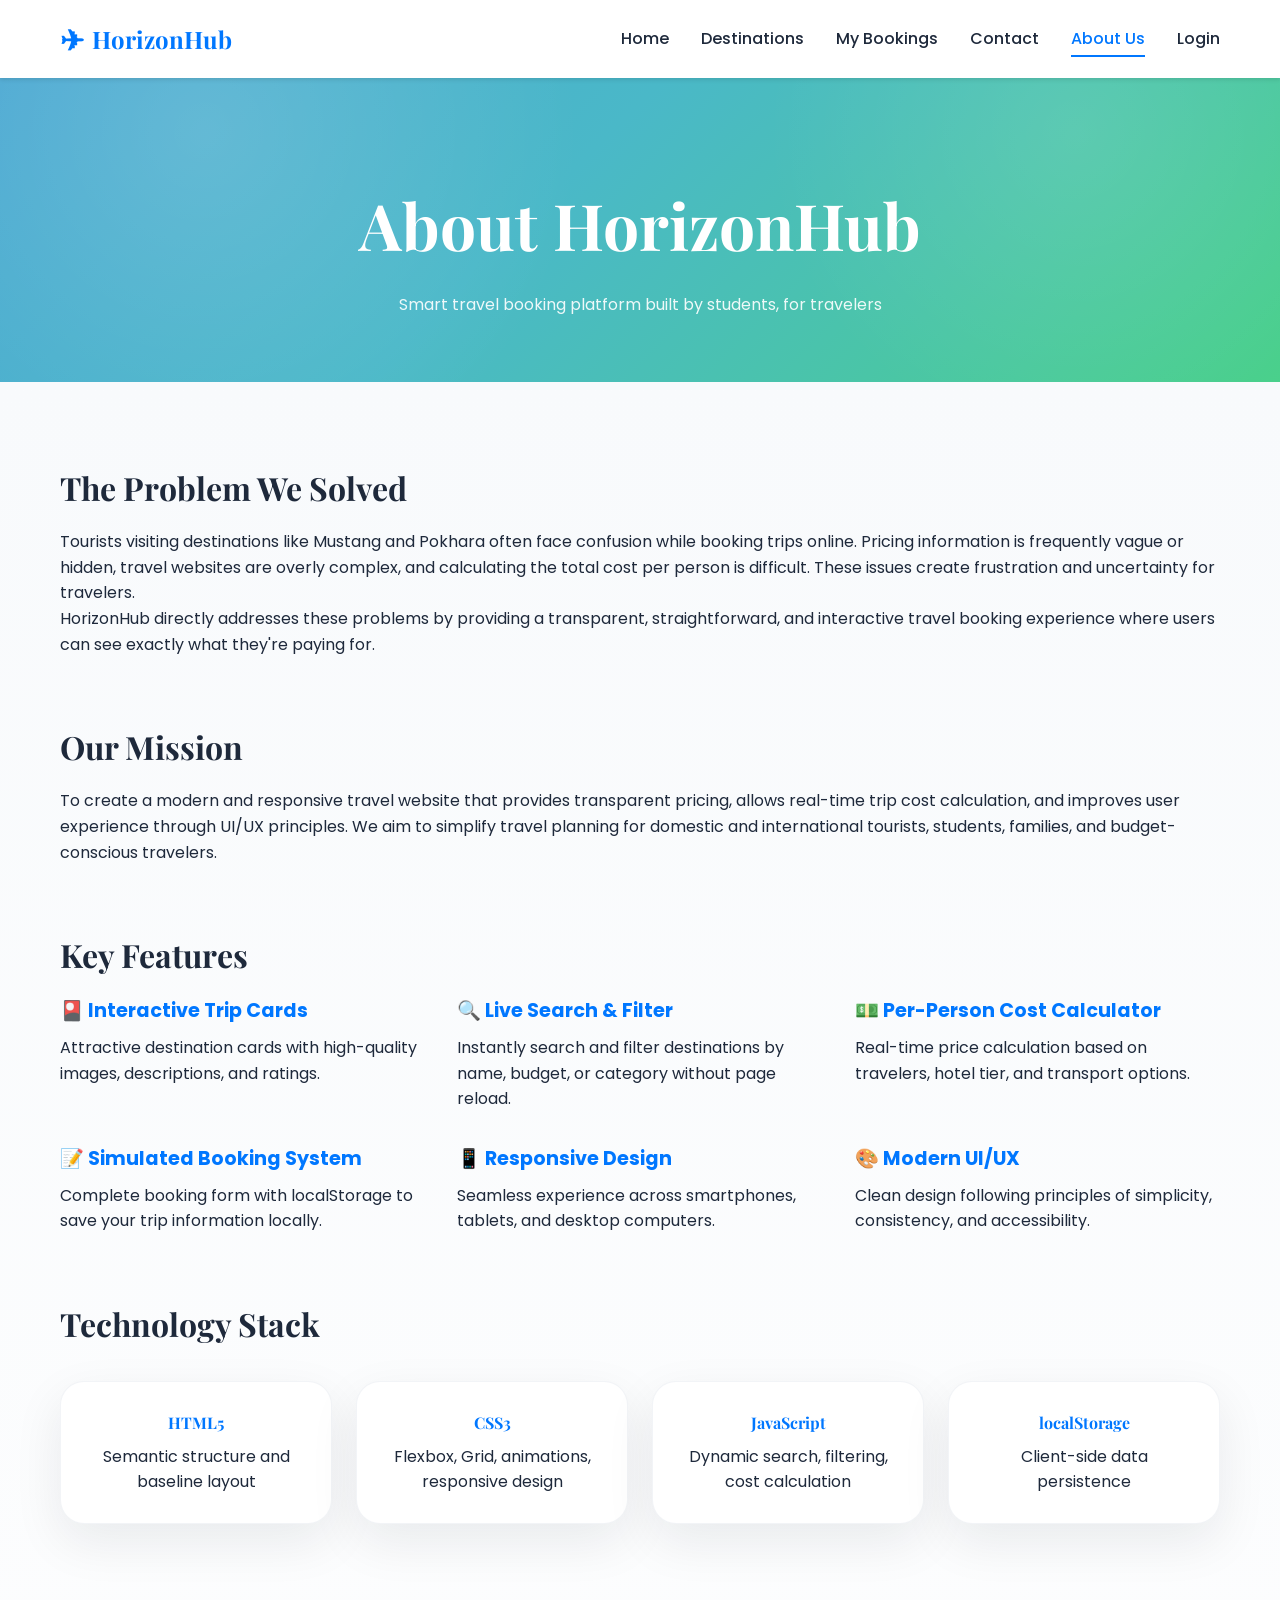
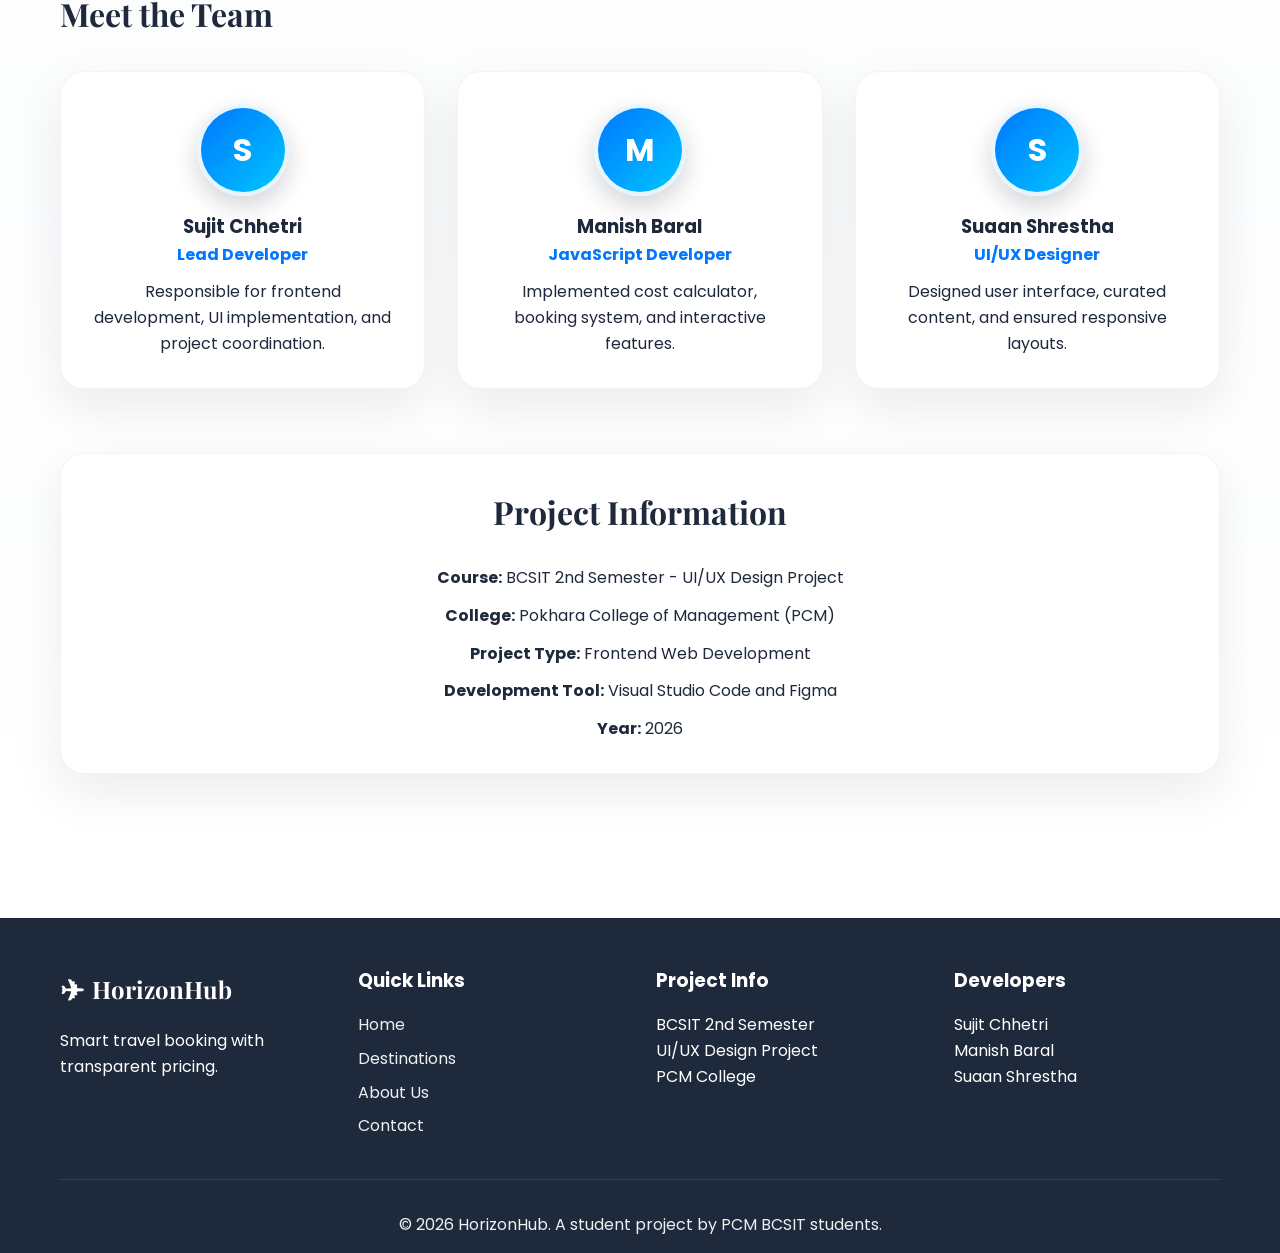
<file: about.html>
<!DOCTYPE html>
<html lang="en">
<head>
    <meta charset="UTF-8">
    <meta name="viewport" content="width=device-width, initial-scale=1.0">
    <title>About Us - HorizonHub</title>
    <link rel="stylesheet" href="styles.css">
    <link href="https://fonts.googleapis.com/css2?family=Poppins:wght@300;400;500;600;700&family=Playfair+Display:wght@600;700&display=swap" rel="stylesheet">
</head>
<body>
    <nav class="navbar">
        <div class="container">
            <div class="nav-content">
                <a href="index.html" class="logo">
                    <span class="logo-icon">✈</span>
                    <span>HorizonHub</span>
                </a>
                <button class="mobile-toggle" id="mobileToggle">
                    <span></span>
                    <span></span>
                    <span></span>
                </button>
                <div class="nav-menu" id="navMenu">
                    <a href="index.html" class="nav-link">Home</a>
                    <a href="destinations.html" class="nav-link">Destinations</a>
                    <a href="bookings.html" class="nav-link">My Bookings</a>
                    <a href="contact.html" class="nav-link">Contact</a>
                    <a href="about.html" class="nav-link active">About Us</a>
                </div>
            </div>
        </div>
    </nav>

    <div class="page-header">
        <div class="container">
            <h1>About HorizonHub</h1>
            <p>Smart travel booking platform built by students, for travelers</p>
        </div>
    </div>

    <section class="about-content">
        <div class="container">
            <div class="content-section">
                <h2>The Problem We Solved</h2>
                <p>Tourists visiting destinations like Mustang and Pokhara often face confusion while booking trips online. Pricing information is frequently vague or hidden, travel websites are overly complex, and calculating the total cost per person is difficult. These issues create frustration and uncertainty for travelers.</p>
                <p>HorizonHub directly addresses these problems by providing a transparent, straightforward, and interactive travel booking experience where users can see exactly what they're paying for.</p>
            </div>

            <div class="content-section">
                <h2>Our Mission</h2>
                <p>To create a modern and responsive travel website that provides transparent pricing, allows real-time trip cost calculation, and improves user experience through UI/UX principles. We aim to simplify travel planning for domestic and international tourists, students, families, and budget-conscious travelers.</p>
            </div>

            <div class="content-section">
                <h2>Key Features</h2>
                <div class="features-list">
                    <div class="feature-item">
                        <h4>🎴 Interactive Trip Cards</h4>
                        <p>Attractive destination cards with high-quality images, descriptions, and ratings.</p>
                    </div>
                    <div class="feature-item">
                        <h4>🔍 Live Search & Filter</h4>
                        <p>Instantly search and filter destinations by name, budget, or category without page reload.</p>
                    </div>
                    <div class="feature-item">
                        <h4>💵 Per-Person Cost Calculator</h4>
                        <p>Real-time price calculation based on travelers, hotel tier, and transport options.</p>
                    </div>
                    <div class="feature-item">
                        <h4>📝 Simulated Booking System</h4>
                        <p>Complete booking form with localStorage to save your trip information locally.</p>
                    </div>
                    <div class="feature-item">
                        <h4>📱 Responsive Design</h4>
                        <p>Seamless experience across smartphones, tablets, and desktop computers.</p>
                    </div>
                    <div class="feature-item">
                        <h4>🎨 Modern UI/UX</h4>
                        <p>Clean design following principles of simplicity, consistency, and accessibility.</p>
                    </div>
                </div>
            </div>

            <div class="content-section">
                <h2>Technology Stack</h2>
                <div class="tech-grid">
                    <div class="tech-card">
                        <h4>HTML5</h4>
                        <p>Semantic structure and baseline layout</p>
                    </div>
                    <div class="tech-card">
                        <h4>CSS3</h4>
                        <p>Flexbox, Grid, animations, responsive design</p>
                    </div>
                    <div class="tech-card">
                        <h4>JavaScript</h4>
                        <p>Dynamic search, filtering, cost calculation</p>
                    </div>
                    <div class="tech-card">
                        <h4>localStorage</h4>
                        <p>Client-side data persistence</p>
                    </div>
                </div>
            </div>

            <div class="content-section">
                <h2>Meet the Team</h2>
                <div class="team-grid">
                    <div class="team-member">
                        <div class="team-avatar">S</div>
                        <h3>Sujit Chhetri</h3>
                        <p class="team-role">Lead Developer</p>
                        <p>Responsible for frontend development, UI implementation, and project coordination.</p>
                    </div>
                    <div class="team-member">
                        <div class="team-avatar">M</div>
                        <h3>Manish Baral</h3>
                        <p class="team-role">JavaScript Developer</p>
                        <p>Implemented cost calculator, booking system, and interactive features.</p>
                    </div>
                    <div class="team-member">
                        <div class="team-avatar">S</div>
                        <h3>Suaan Shrestha</h3>
                        <p class="team-role">UI/UX Designer</p>
                        <p>Designed user interface, curated content, and ensured responsive layouts.</p>
                    </div>
                </div>
            </div>

            <div class="content-section project-info">
                <h2>Project Information</h2>
                <p><strong>Course:</strong> BCSIT 2nd Semester - UI/UX Design Project</p>
                <p><strong>College:</strong> Pokhara College of Management (PCM)</p>
                <p><strong>Project Type:</strong> Frontend Web Development</p>
                <p><strong>Development Tool:</strong> Visual Studio Code and Figma</p>
                <p><strong>Year:</strong> 2026</p>
            </div>
        </div>
    </section>

    <footer class="footer">
        <div class="container">
            <div class="footer-content">
                <div class="footer-section">
                    <div class="footer-logo">
                        <span class="logo-icon">✈</span>
                        <span>HorizonHub</span>
                    </div>
                    <p>Smart travel booking with transparent pricing.</p>
                </div>
                <div class="footer-section">
                    <h3>Quick Links</h3>
                    <ul>
                        <li><a href="index.html">Home</a></li>
                        <li><a href="destinations.html">Destinations</a></li>
                        <li><a href="about.html">About Us</a></li>
                        <li><a href="contact.html">Contact</a></li>
                    </ul>
                </div>
                <div class="footer-section">
                    <h3>Project Info</h3>
                    <p>BCSIT 2nd Semester<br>UI/UX Design Project<br>PCM College</p>
                </div>
                <div class="footer-section">
                    <h3>Developers</h3>
                    <p>Sujit Chhetri<br>Manish Baral<br>Suaan Shrestha</p>
                </div>
            </div>
            <div class="footer-bottom">
                <p>&copy; 2026 HorizonHub. A student project by PCM BCSIT students.</p>
            </div>
        </div>
    </footer>

    <script src="auth.js"></script>
    <script src="main.js"></script>
</body>
</html>
</file>
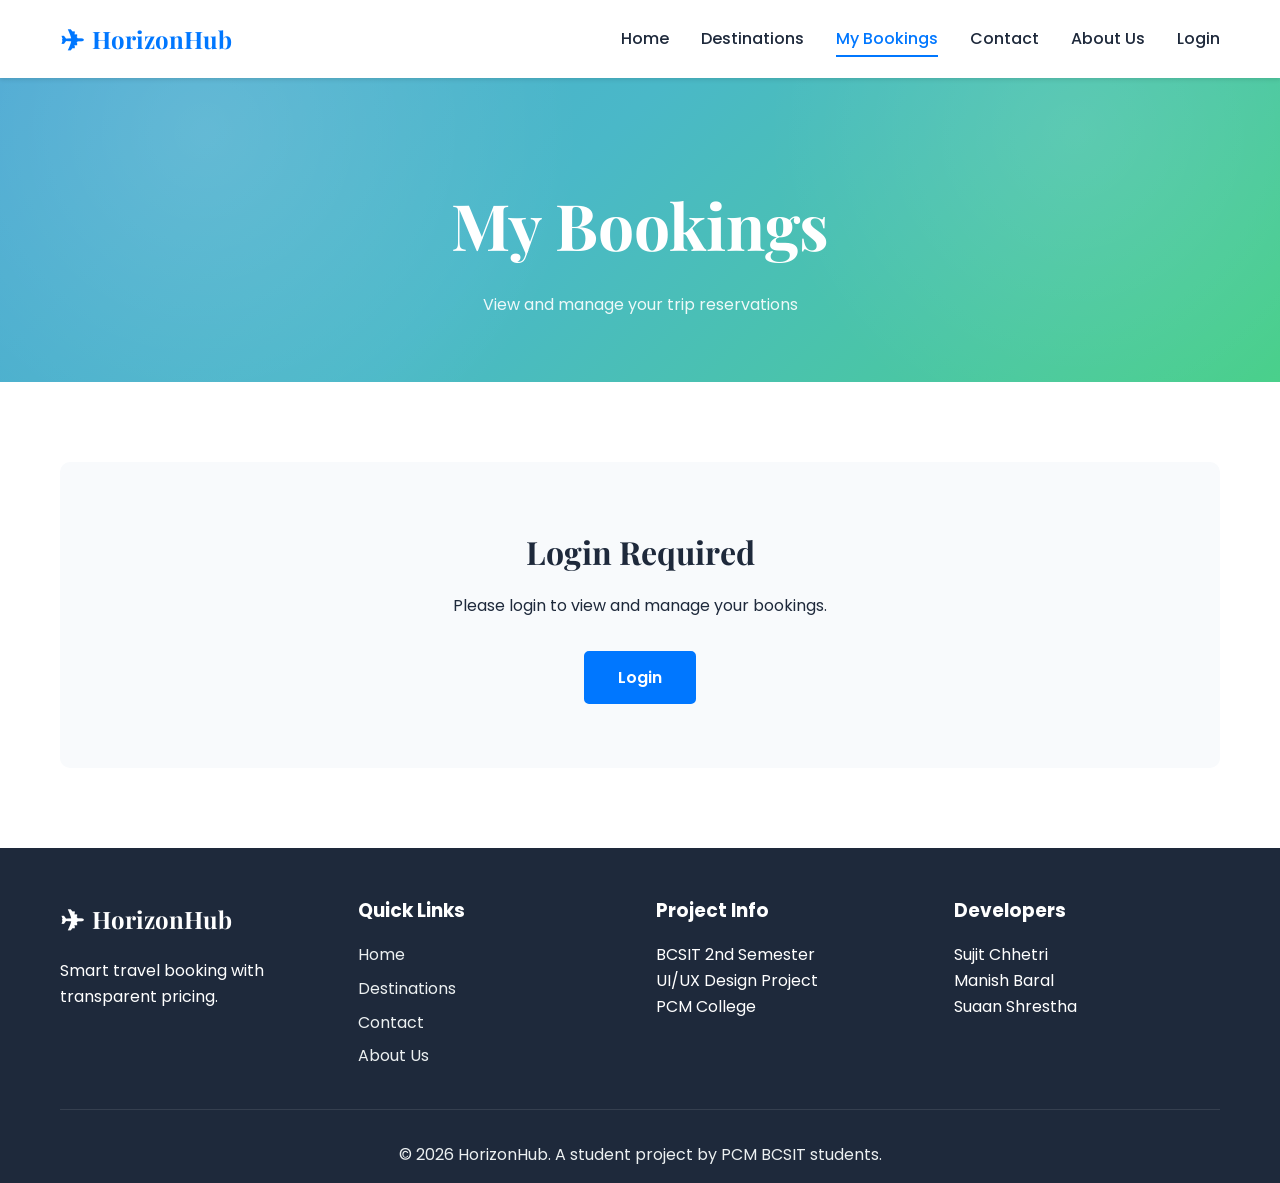
<file: bookings.html>
<!DOCTYPE html>
<html lang="en">
<head>
    <meta charset="UTF-8">
    <meta name="viewport" content="width=device-width, initial-scale=1.0">
    <title>My Bookings - HorizonHub</title>
    <link rel="stylesheet" href="styles.css">
    <link href="https://fonts.googleapis.com/css2?family=Poppins:wght@300;400;500;600;700&family=Playfair+Display:wght@600;700&display=swap" rel="stylesheet">
</head>
<body>
    <nav class="navbar">
        <div class="container">
            <div class="nav-content">
                <a href="index.html" class="logo">
                    <span class="logo-icon">✈</span>
                    <span>HorizonHub</span>
                </a>
                <button class="mobile-toggle" id="mobileToggle">
                    <span></span>
                    <span></span>
                    <span></span>
                </button>
                <div class="nav-menu" id="navMenu">
                    <a href="index.html" class="nav-link">Home</a>
                    <a href="destinations.html" class="nav-link">Destinations</a>
                    <a href="bookings.html" class="nav-link active">My Bookings</a>
                    <a href="contact.html" class="nav-link">Contact</a>
                    <a href="about.html" class="nav-link">About Us</a>
                </div>
            </div>
        </div>
    </nav>

    <div class="page-header">
        <div class="container">
            <h1>My Bookings</h1>
            <p>View and manage your trip reservations</p>
        </div>
    </div>

    <section class="bookings-section">
        <div class="container">
            <div id="bookingsList"></div>
        </div>
    </section>

    <footer class="footer">
        <div class="container">
            <div class="footer-content">
                <div class="footer-section">
                    <div class="footer-logo">
                        <span class="logo-icon">✈</span>
                        <span>HorizonHub</span>
                    </div>
                    <p>Smart travel booking with transparent pricing.</p>
                </div>
                <div class="footer-section">
                    <h3>Quick Links</h3>
                    <ul>
                        <li><a href="index.html">Home</a></li>
                        <li><a href="destinations.html">Destinations</a></li>
                       
                        <li><a href="contact.html">Contact</a></li> 
                        <li><a href="about.html">About Us</a></li>
                    </ul>
                </div>
                <div class="footer-section">
                    <h3>Project Info</h3>
                    <p>BCSIT 2nd Semester<br>UI/UX Design Project<br>PCM College</p>
                </div>
                <div class="footer-section">
                    <h3>Developers</h3>
                    <p>Sujit Chhetri<br>Manish Baral<br>Suaan Shrestha</p>
                </div>
            </div>
            <div class="footer-bottom">
                <p>&copy; 2026 HorizonHub. A student project by PCM BCSIT students.</p>
            </div>
        </div>
    </footer>

    <script src="auth.js"></script>
    <script src="main.js"></script>
    <script src="bookings.js"></script>
</body>
</html>
</file>
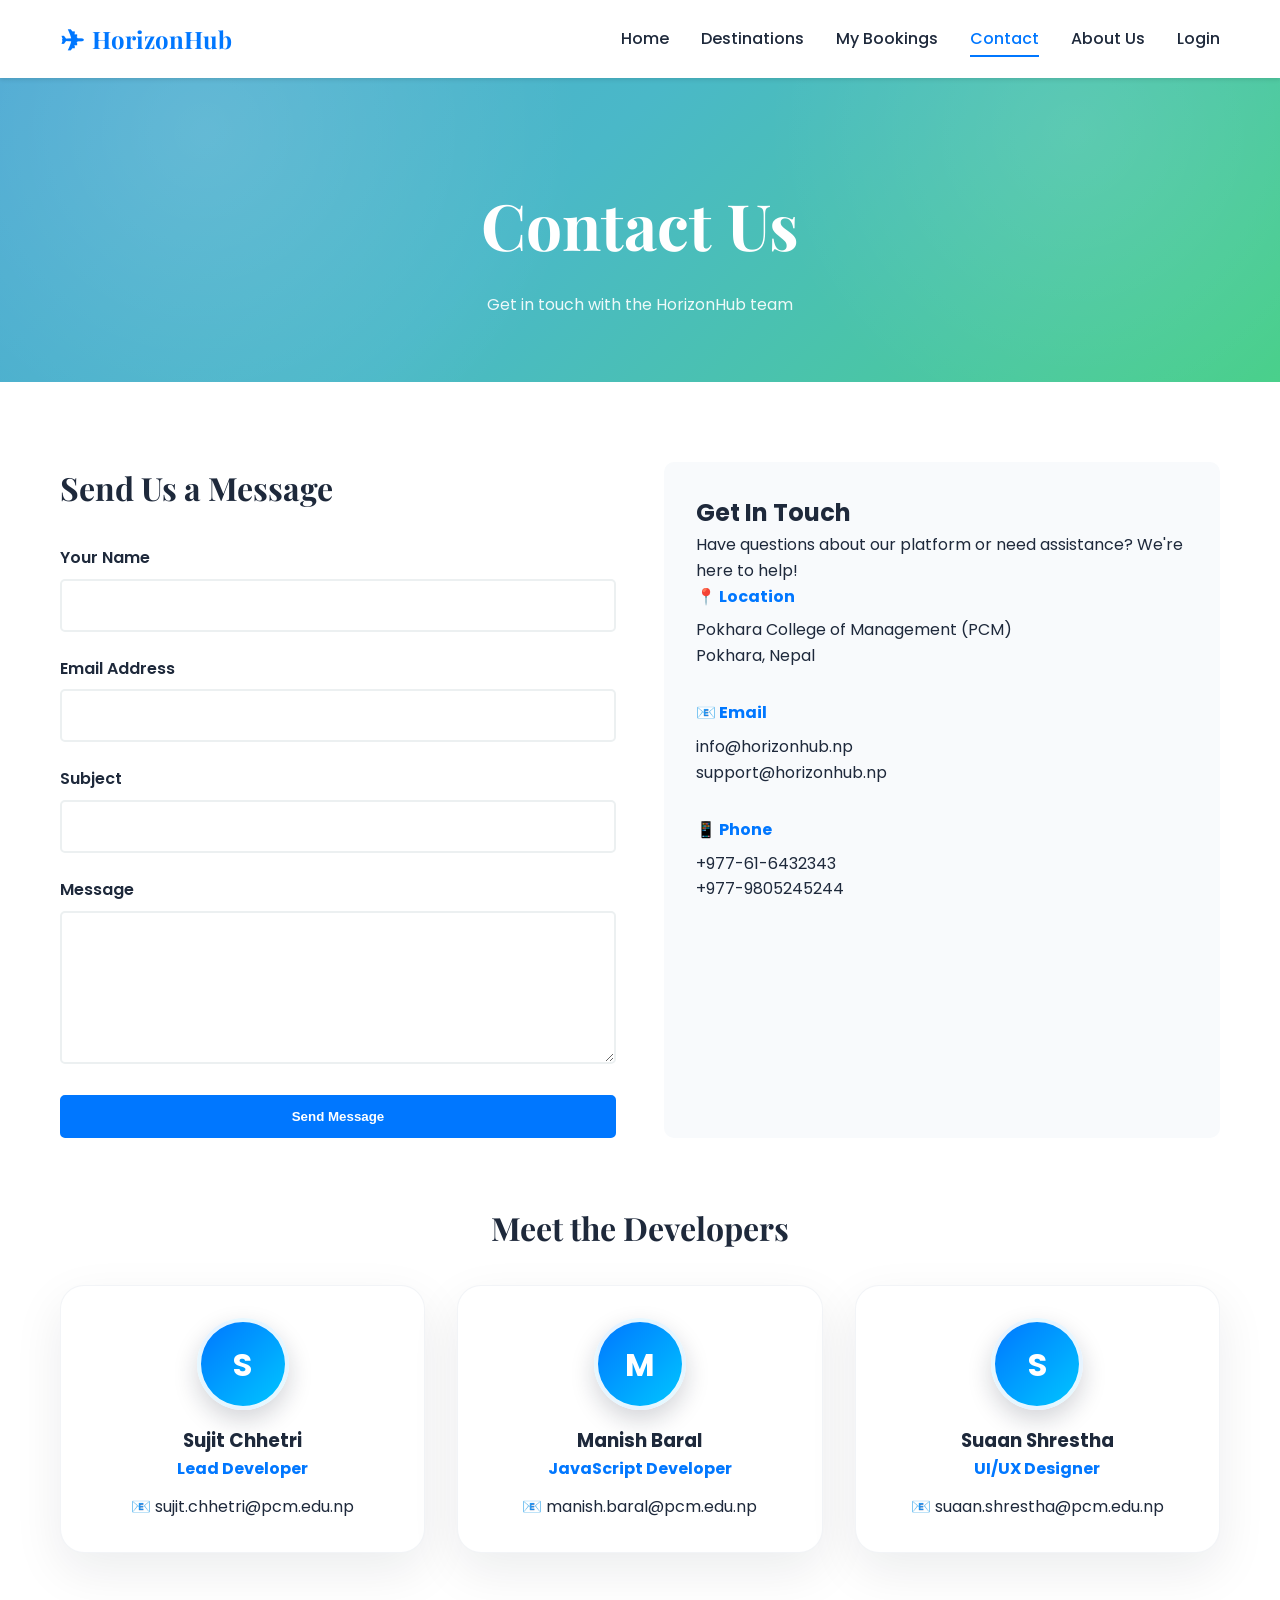
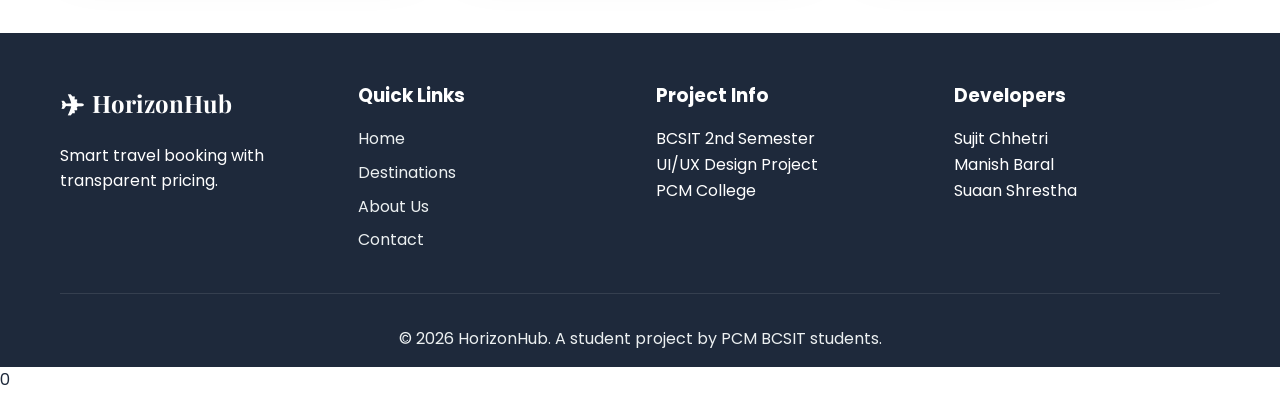
<file: contact.html>
<!DOCTYPE html>
<html lang="en">
<head>
    <meta charset="UTF-8">
    <meta name="viewport" content="width=device-width, initial-scale=1.0">
    <title>Contact Us - HorizonHub</title>
    <link rel="stylesheet" href="styles.css">
    <link href="https://fonts.googleapis.com/css2?family=Poppins:wght@300;400;500;600;700&family=Playfair+Display:wght@600;700&display=swap" rel="stylesheet">
</head>
<body>
    <nav class="navbar">
        <div class="container">
            <div class="nav-content">
                <a href="index.html" class="logo">
                    <span class="logo-icon">✈</span>
                    <span>HorizonHub</span>
                </a>
                <button class="mobile-toggle" id="mobileToggle">
                    <span></span>
                    <span></span>
                    <span></span>
                </button>
                <div class="nav-menu" id="navMenu">
                    <a href="index.html" class="nav-link">Home</a>
                    <a href="destinations.html" class="nav-link">Destinations</a>
                    <a href="bookings.html" class="nav-link">My Bookings</a>
                    <a href="contact.html" class="nav-link active">Contact</a>
                    <a href="about.html" class="nav-link">About Us</a>
                </div>
            </div>
        </div>
    </nav>

    <div class="page-header">
        <div class="container">
            <h1>Contact Us</h1>
            <p>Get in touch with the HorizonHub team</p>
        </div>
    </div>

    <section class="contact-section">
        <div class="container">
            <div class="contact-grid">
                <div class="contact-form-wrapper">
                    <h2>Send Us a Message</h2>
                    <form id="contactForm" class="contact-form">
                        <div class="form-group">
                            <label>Your Name</label>
                            <input type="text" id="contactName" required>
                        </div>
                        <div class="form-group">
                            <label>Email Address</label>
                            <input type="email" id="contactEmail" required>
                        </div>
                        <div class="form-group">
                            <label>Subject</label>
                            <input type="text" id="contactSubject" required>
                        </div>
                        <div class="form-group">
                            <label>Message</label>
                            <textarea id="contactMessage" rows="5" required></textarea>
                        </div>
                        <button type="submit" class="btn btn-primary btn-block">Send Message</button>
                    </form>
                </div>

                <div class="contact-info">
                    <h2>Get In Touch</h2>
                    <p>Have questions about our platform or need assistance? We're here to help!</p>
                    
                    <div class="info-item">
                        <h4>📍 Location</h4>
                        <p>Pokhara College of Management (PCM)<br>Pokhara, Nepal</p>
                    </div>
                    
                    <div class="info-item">
                        <h4>📧 Email</h4>
                        <p>info@horizonhub.np<br>support@horizonhub.np</p>
                    </div>
                    
                    <div class="info-item">
                        <h4>📱 Phone</h4>
                        <p>+977-61-6432343<br>+977-9805245244</p>
                    </div>
                </div>
            </div>

            <div class="team-contact">
                <h2>Meet the Developers</h2>
                <div class="team-grid">
                    <div class="team-member">
                        <div class="team-avatar">S</div>
                        <h3>Sujit Chhetri</h3>
                        <p class="team-role">Lead Developer</p>
                        <p>📧 sujit.chhetri@pcm.edu.np</p>
                    </div>
                    <div class="team-member">
                        <div class="team-avatar">M</div>
                        <h3>Manish Baral</h3>
                        <p class="team-role">JavaScript Developer</p>
                        <p>📧 manish.baral@pcm.edu.np</p>
                    </div>
                    <div class="team-member">
                        <div class="team-avatar">S</div>
                        <h3>Suaan Shrestha</h3>
                        <p class="team-role">UI/UX Designer</p>
                        <p>📧 suaan.shrestha@pcm.edu.np</p>
                    </div>
                </div>
            </div>
        </div>
    </section>

    <footer class="footer">
        <div class="container">
            <div class="footer-content">
                <div class="footer-section">
                    <div class="footer-logo">
                        <span class="logo-icon">✈</span>
                        <span>HorizonHub</span>
                    </div>
                    <p>Smart travel booking with transparent pricing.</p>
                </div>
                <div class="footer-section">
                    <h3>Quick Links</h3>
                    <ul>
                        <li><a href="index.html">Home</a></li>
                        <li><a href="destinations.html">Destinations</a></li>
                        <li><a href="about.html">About Us</a></li>
                        <li><a href="contact.html">Contact</a></li>
                    </ul>
                </div>
                <div class="footer-section">
                    <h3>Project Info</h3>
                    <p>BCSIT 2nd Semester<br>UI/UX Design Project<br>PCM College</p>
                </div>
                <div class="footer-section">
                    <h3>Developers</h3>
                    <p>Sujit Chhetri<br>Manish Baral<br>Suaan Shrestha</p>
                </div>
            </div>
            <div class="footer-bottom">
                <p>&copy; 2026 HorizonHub. A student project by PCM BCSIT students.</p>
            </div>
        </div>
    </footer>

    <script src="auth.js"></script>
    <script src="main.js"></script>
    <script>
        document.getElementById('contactForm').addEventListener('submit', function(e) {
            e.preventDefault();
            alert('Thank you for your message! We will get back to you soon.');
            this.reset();
        });
    </script>
</body>
</html>
0</html>
</file>
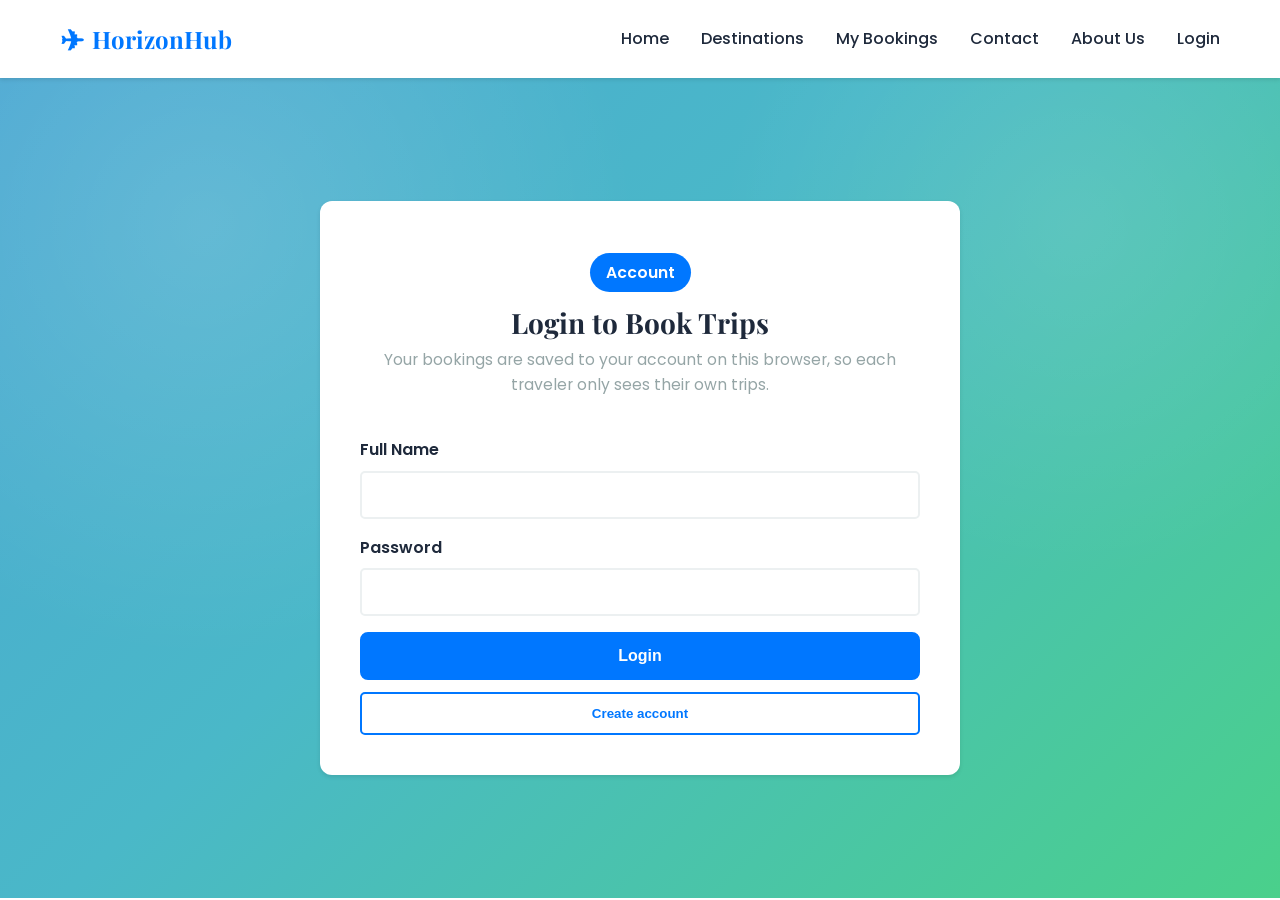
<file: login.html>
<!doctype html>
<html lang="en">
  <head>
    <meta charset="UTF-8" />
    <meta name="viewport" content="width=device-width, initial-scale=1.0" />
    <title>Login - HorizonHub</title>
    <link rel="stylesheet" href="styles.css" />
    <link
      href="https://fonts.googleapis.com/css2?family=Poppins:wght@300;400;500;600;700&family=Playfair+Display:wght@600;700&display=swap"
      rel="stylesheet"
    />
  </head>
  <body>
    <nav class="navbar">
      <div class="container">
        <div class="nav-content">
          <a href="index.html" class="logo">
            <span class="logo-icon">✈</span>
            <span>HorizonHub</span>
          </a>
          <button class="mobile-toggle" id="mobileToggle">
            <span></span>
            <span></span>
            <span></span>
          </button>
          <div class="nav-menu" id="navMenu">
            <a href="index.html" class="nav-link">Home</a>
            <a href="destinations.html" class="nav-link">Destinations</a>
            <a href="bookings.html" class="nav-link">My Bookings</a>
            <a href="contact.html" class="nav-link">Contact</a>
            <a href="about.html" class="nav-link">About Us</a>
          </div>
        </div>
      </div>
    </nav>

    <section class="login-section">
      <div class="container">
        <div class="login-panel">
          <div class="login-copy">
            <p class="card-category">Account</p>
            <h1>Login to Book Trips</h1>
            <p>
              Your bookings are saved to your account on this browser, so each
              traveler only sees their own trips.
            </p>
          </div>

          <form id="loginForm" class="login-form">
            <div class="form-group">
              <label>Full Name</label>
              <input type="text" id="loginName" required />
            </div>
            <div class="form-group">
              <label>Password</label>
              <input
                type="password"
                id="loginPassword"
                required
              />
            </div>
            <p id="loginMessage" class="form-message"></p>
            <button type="submit" class="btn btn-primary btn-block">
              Login
            </button>
            <button
              type="button"
              id="createAccountBtn"
              class="btn btn-outline"
              style="margin-top: 0.75rem; width: 100%"
            >
              Create account
            </button>
          </form>
        </div>
      </div>
    </section>

    <script src="auth.js"></script>
    <script src="main.js"></script>
    <script>
      const loginForm = document.getElementById("loginForm");
      const loginMessage = document.getElementById("loginMessage");
      loginForm.addEventListener("submit", function (e) {
        e.preventDefault();

        const name = document.getElementById("loginName").value;
        const password = document.getElementById("loginPassword").value;

        const result = loginUser(name, password);

        if (!result.success) {
          loginMessage.textContent = result.message;
          return;
        }

        const params = new URLSearchParams(window.location.search);
        window.location.href = getSafeRedirectTarget(params.get("next"));
      });

      const createBtn = document.getElementById("createAccountBtn");
      createBtn.addEventListener("click", function (e) {
        e.preventDefault();
        const params = new URLSearchParams(window.location.search);
        const nextPage = getSafeRedirectTarget(params.get("next"));
        window.location.href = `register.html?next=${encodeURIComponent(nextPage)}`;
      });
    </script>
  </body>
</html>
</file>
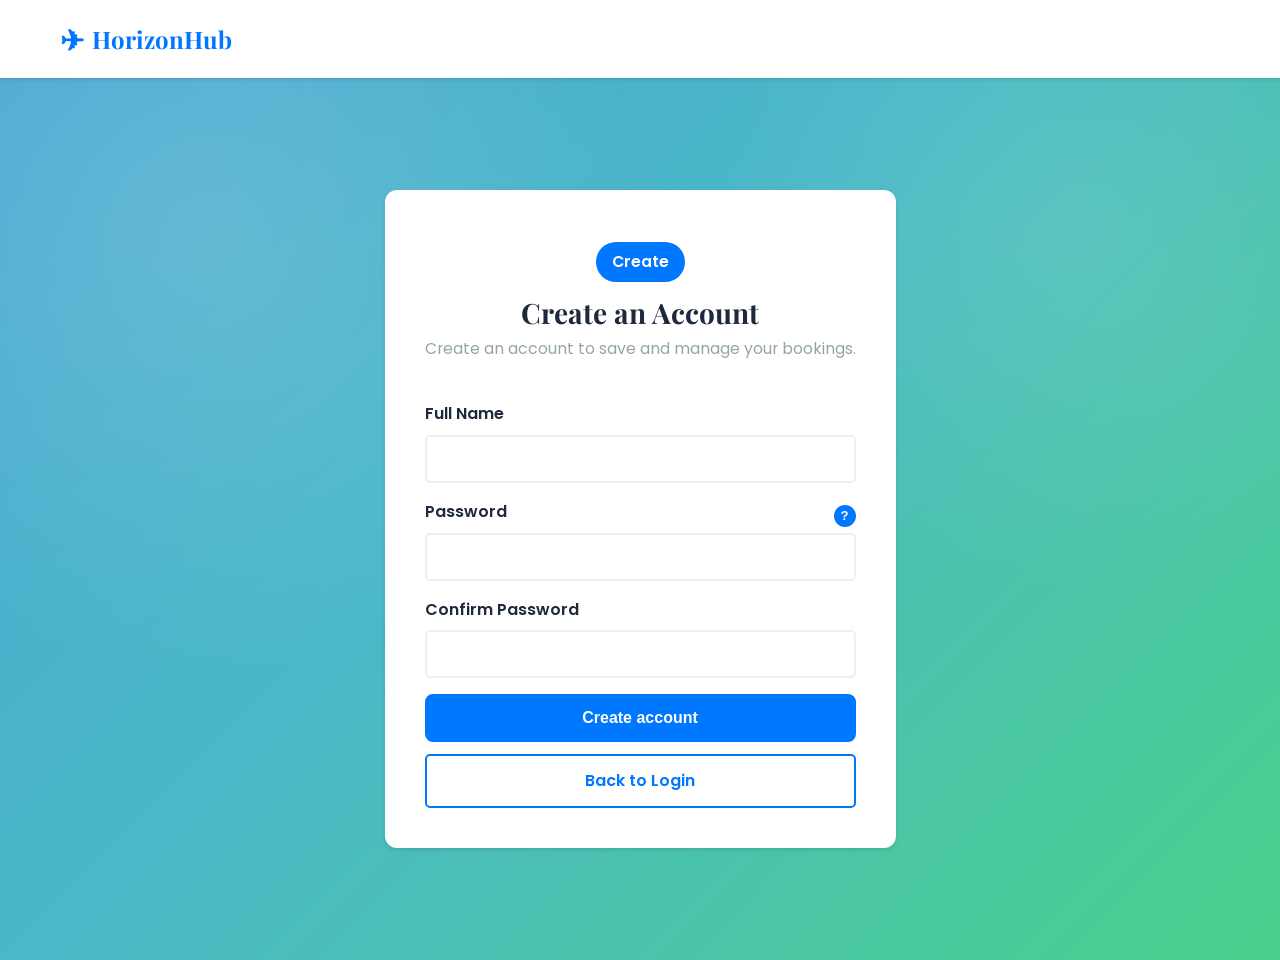
<file: register.html>
<!doctype html>
<html lang="en">
  <head>
    <meta charset="UTF-8" />
    <meta name="viewport" content="width=device-width, initial-scale=1.0" />
    <title>Create Account - HorizonHub</title>
    <link rel="stylesheet" href="styles.css" />
    <link
      href="https://fonts.googleapis.com/css2?family=Poppins:wght@300;400;500;600;700&family=Playfair+Display:wght@600;700&display=swap"
      rel="stylesheet"
    />
  </head>
  <body>
    <nav class="navbar">
      <div class="container">
        <div class="nav-content">
          <a href="index.html" class="logo">
            <span class="logo-icon">✈</span>
            <span>HorizonHub</span>
          </a>
        </div>
      </div>
    </nav>

    <section class="login-section">
      <div class="container">
        <div class="login-panel">
          <div class="login-copy">
            <p class="card-category">Create</p>
            <h1>Create an Account</h1>
            <p>Create an account to save and manage your bookings.</p>
          </div>

          <form id="registerForm" class="login-form">
            <div class="form-group">
              <label>Full Name</label>
              <input type="text" id="regName" required />
            </div>
            <div class="form-group">
              <div class="password-label-row">
                <label for="regPassword">Password</label>
                <div class="password-help-wrap">
                  <button
                    type="button"
                    class="password-help-trigger"
                    aria-describedby="regPasswordHelp"
                    aria-label="Password requirements"
                  >
                    ?
                  </button>
                  <span class="password-help-popup" id="regPasswordHelp">
                    Use 8+ characters with at least 1 number and 1 symbol.
                  </span>
                </div>
              </div>
              <input type="password" id="regPassword" required />
            </div>
            <div class="form-group">
              <label>Confirm Password</label>
              <input type="password" id="regPasswordConfirm" required />
            </div>
            <p id="registerMessage" class="form-message"></p>
            <button type="submit" class="btn btn-primary btn-block">
              Create account
            </button>
            <a
              href="login.html"
              class="btn btn-outline"
              style="display: block; margin-top: 0.75rem; text-align: center"
              >Back to Login</a
            >
          </form>
        </div>
      </div>
    </section>

    <script src="auth.js"></script>
    <script src="main.js"></script>
    <script>
      const registerForm = document.getElementById("registerForm");
      const registerMessage = document.getElementById("registerMessage");

      registerForm.addEventListener("submit", function (e) {
        e.preventDefault();

        const name = document.getElementById("regName").value;
        const password = document.getElementById("regPassword").value;
        const passwordConfirm =
          document.getElementById("regPasswordConfirm").value;

        if (password !== passwordConfirm) {
          registerMessage.textContent = "Passwords do not match.";
          return;
        }

        const result = registerUser(name, password);

        if (!result.success) {
          registerMessage.textContent = result.message;
          return;
        }

        // success (already logged in)
        showToast("Account created successfully!");
        const params = new URLSearchParams(window.location.search);
        window.location.href = getSafeRedirectTarget(params.get("next"));
      });
    </script>
  </body>
</html>
</file>
<file: styles.css>
:root {
    --primary: #0077ff;
    --primary-dark: #005fd1;
    --secondary: #00c6ff;
    --secondary-dark: #009ccc;
    --dark: #1e293b;
    --light: #ecf0f1;
    --white: #ffffff;
    --gray: #95a5a6;
    --gray-light: #f8fafc;
    --danger: #e74c3c;
    
    --font-primary: 'Poppins', sans-serif;
    --font-display: 'Playfair Display', serif;
    
    --shadow-sm: 0 2px 4px rgba(0,0,0,0.1);
    --shadow-md: 0 4px 8px rgba(0,0,0,0.15);
    --shadow-lg: 0 8px 16px rgba(0,0,0,0.2);
    
    --transition: all 0.3s ease;
    --site-bg: linear-gradient(135deg, #4aa8d2 0%, #4ab8c8 42%, #4ad08b 100%);
    --travel-bg: var(--site-bg);
}


* {
    margin: 0;
    padding: 0;
    box-sizing: border-box;
}

body {
    font-family: var(--font-primary);
    line-height: 1.6;
    color: var(--dark);
    background: var(--white);
}

html {
    scroll-behavior: smooth;
}

.container {
    max-width: 1200px;
    margin: 0 auto;
    padding: 0 20px;
}

/* Navigation */
.navbar {
    background: var(--white);
    box-shadow: var(--shadow-sm);
    position: sticky;
    top: 0;
    z-index: 1000;
}

.about-page .navbar {
    background: rgba(248, 250, 252, 0.72);
    backdrop-filter: blur(18px);
    border-bottom: 1px solid rgba(255, 255, 255, 0.55);
    box-shadow: 0 10px 30px rgba(15, 23, 42, 0.08);
}

.about-page .nav-content {
    padding: 1rem 0;
}

.nav-content {
    display: flex;
    justify-content: space-between;
    align-items: center;
    padding: 1rem 0;
}

.logo {
    display: flex;
    align-items: center;
    gap: 0.5rem;
    font-size: 1.5rem;
    font-weight: 700;
    color: var(--primary);
    text-decoration: none;
    font-family: var(--font-display);
}

.logo-icon {
    font-size: 1.8rem;
}

.nav-menu {
    display: flex;
    gap: 2rem;
    align-items: center;
}

.nav-link {
    color: var(--dark);
    text-decoration: none;
    font-weight: 500;
    transition: var(--transition);
    position: relative;
}

.nav-link:hover,
.nav-link.active {
    color: var(--primary);
}

.nav-link.active::after {
    content: '';
    position: absolute;
    bottom: -5px;
    left: 0;
    width: 100%;
    height: 2px;
    background: var(--primary);
}

.mobile-toggle {
    display: none;
    flex-direction: column;
    gap: 4px;
    background: none;
    border: none;
    cursor: pointer;
}

.mobile-toggle span {
    width: 25px;
    height: 3px;
    background: var(--dark);
    transition: var(--transition);
}

/* Hero Section */
.hero {
    position: relative;
    height: 100vh;
    display: flex;
    align-items: center;
    justify-content: center;
    text-align: center;
    overflow: hidden;
}

.hero-background {
    position: absolute;
    top: 0;
    left: 0;
    width: 100%;
    height: 100%;
    background:
        radial-gradient(circle at 16% 18%, rgba(255, 255, 255, 0.14), transparent 34%),
        radial-gradient(circle at 84% 18%, rgba(255, 255, 255, 0.10), transparent 28%),
        var(--site-bg);
    opacity: 1;
    z-index: -1;
}

.hero-background::after {
    content: '';
    position: absolute;
    top: 0;
    left: 0;
    width: 100%;
    height: 100%;
    background: url('data:image/svg+xml,<svg width="100" height="100" xmlns="http://www.w3.org/2000/svg"><rect fill="rgba(255,255,255,0.05)" width="100" height="100"/><path d="M0 0L50 50L0 100L50 100Z" fill="rgba(255,255,255,0.02)"/></svg>');
}

.hero-content {
    position: relative;
    z-index: 1;
    color: var(--white);
    max-width: 800px;
    padding: 0 20px;
}

.hero-title {
    font-family: var(--font-display);
    font-size: clamp(2.5rem, 5vw, 4rem);
    font-weight: 700;
    margin-bottom: 1rem;
    animation: fadeInUp 0.8s ease;
}

.hero-subtitle {
    font-size: clamp(1.1rem, 2vw, 1.5rem);
    margin-bottom: 2rem;
    opacity: 0.95;
    animation: fadeInUp 1s ease;
}

.hero-buttons {
    display: flex;
    gap: 1rem;
    justify-content: center;
    flex-wrap: wrap;
    animation: fadeInUp 1.2s ease;
}

@keyframes fadeInUp {
    from {
        opacity: 0;
        transform: translateY(30px);
    }
    to {
        opacity: 1;
        transform: translateY(0);
    }
}

.scroll-down {
    position: absolute;
    bottom: 2rem;
    left: 50%;
    transform: translateX(-50%);
    text-align: center;
    color: var(--white);
    animation: bounce 2s infinite;
}

.scroll-line {
    width: 2px;
    height: 40px;
    background: var(--white);
    margin: 0.5rem auto;
    opacity: 0.7;
}

@keyframes bounce {
    0%, 20%, 50%, 80%, 100% { transform: translateX(-50%) translateY(0); }
    40% { transform: translateX(-50%) translateY(-10px); }
    60% { transform: translateX(-50%) translateY(-5px); }
}

/* Buttons */
.btn {
    display: inline-block;
    padding: 0.75rem 2rem;
    border-radius: 5px;
    text-decoration: none;
    font-weight: 600;
    transition: var(--transition);
    cursor: pointer;
    border: 2px solid transparent;
}

.btn-primary {
    background: var(--primary);
    color: var(--white);
    border-color: var(--primary);
}

.btn-primary:hover {
    background: var(--primary-dark);
    transform: translateY(-2px);
    box-shadow: var(--shadow-md);
}

.btn-outline {
    background: transparent;
    color: var(--primary);
    border-color: var(--primary);
}

.btn-outline:hover {
    background: var(--primary);
    color: var(--white);
}

.hero .btn-outline {
    color: var(--white);
    border-color: rgba(255, 255, 255, 0.85);
    background: rgba(255, 255, 255, 0.08);
    backdrop-filter: blur(6px);
}

.hero .btn-primary {
    color: var(--white);
    border-color: rgba(255, 255, 255, 0.85);
    background: rgba(255, 255, 255, 0.08);
    backdrop-filter: blur(6px);
}

.hero .btn-outline:hover {
    background: var(--white);
    color: var(--primary);
    border-color: var(--white);
}

.hero .btn-primary:hover {
    background: var(--white);
    color: var(--primary);
    border-color: var(--white);
}

.btn-white {
    background: var(--white);
    color: var(--primary);
}

.btn-white:hover {
    transform: translateY(-2px);
    box-shadow: var(--shadow-lg);
}

.btn-block {
    width: 100%;
    text-align: center;
}

/* Sections */
section {
    padding: 5rem 0;
    background: var(--white);
}

.hero {
    background: transparent;
}

.section-header {
    text-align: center;
    margin-bottom: 3rem;
}

.section-title {
    font-family: var(--font-display);
    font-size: clamp(2rem, 4vw, 3rem);
    color: var(--dark);
    margin-bottom: 1rem;
}

.section-description {
    font-size: 1.1rem;
    color: var(--gray);
    max-width: 600px;
    margin: 0 auto;
}

/* Features Grid */
.features-grid {
    display: grid;
    grid-template-columns: repeat(auto-fit, minmax(300px, 1fr));
    gap: 2rem;
}

.feature-card {
    background: var(--white);
    padding: 2rem;
    border-radius: 10px;
    box-shadow: var(--shadow-sm);
    transition: var(--transition);
    text-align: center;
}

.feature-card:hover {
    transform: translateY(-5px);
    box-shadow: var(--shadow-lg);
}

.feature-icon {
    font-size: 3rem;
    margin-bottom: 1rem;
}

.feature-card h3 {
    font-size: 1.3rem;
    margin-bottom: 1rem;
    color: var(--dark);
}

.feature-card p {
    color: var(--gray);
    line-height: 1.6;
}

/* Preview Grid */
.destinations-preview {
    background: var(--white);
}

.preview-grid {
    display: grid;
    grid-template-columns: repeat(auto-fit, minmax(320px, 1fr));
    gap: 2rem;
    margin-bottom: 2rem;
}

.preview-card {
    background: var(--white);
    border-radius: 10px;
    overflow: hidden;
    box-shadow: var(--shadow-sm);
    transition: var(--transition);
}

.preview-card:hover {
    transform: translateY(-5px);
    box-shadow: var(--shadow-lg);
}

.preview-image {
    width: 100%;
    aspect-ratio: 16 / 9;
    height: auto;
    object-fit: cover;
    display: block;
    border-radius: 10px 10px 0 0;
}

.preview-content {
    padding: 1.5rem;
}

.preview-content h3 {
    font-size: 1.5rem;
    margin-bottom: 0.5rem;
    color: var(--dark);
}

.card-category {
    display: inline-block;
    padding: 0.25rem 0.75rem;
    background: var(--primary);
    color: var(--white);
    border-radius: 20px;
    font-size: 0.85rem;
    margin-bottom: 0.5rem;
    text-transform: capitalize;
}

.preview-footer {
    display: flex;
    justify-content: space-between;
    align-items: center;
    margin-top: 1rem;
    padding-top: 1rem;
    border-top: 1px solid var(--light);
}

.preview-button {
    color: var(--primary);
    text-decoration: none;
    font-weight: 600;
    transition: var(--transition);
}

.preview-button:hover {
    color: var(--primary-dark);
}

/* Testimonials */
.testimonials {
    background: var(--white);
}

.testimonials-grid {
    display: grid;
    grid-template-columns: repeat(auto-fit, minmax(350px, 1fr));
    gap: 2rem;
}

.testimonial-card {
    background: var(--gray-light);
    padding: 2rem;
    border-radius: 10px;
    box-shadow: var(--shadow-sm);
}

.stars {
    color: #ffd700;
    font-size: 1.2rem;
    margin-bottom: 1rem;
}

.testimonial-text {
    font-style: italic;
    color: var(--dark);
    margin-bottom: 1.5rem;
    line-height: 1.8;
}

.testimonial-author {
    display: flex;
    align-items: center;
    gap: 1rem;
}

.author-avatar {
    width: 50px;
    height: 50px;
    border-radius: 50%;
    background: var(--primary);
    color: var(--white);
    display: flex;
    align-items: center;
    justify-content: center;
    font-weight: 700;
    font-size: 1.2rem;
}

.author-info h4 {
    color: var(--dark);
    margin-bottom: 0.25rem;
}

.author-info p {
    color: var(--gray);
    font-size: 0.9rem;
}

/* CTA Section */
.cta {
    background:
        linear-gradient(135deg, rgba(15, 23, 42, 0.72), rgba(15, 23, 42, 0.5)),
        var(--travel-bg) center/cover no-repeat;
    color: var(--white);
    text-align: center;
}

.cta-content h2 {
    font-family: var(--font-display);
    font-size: clamp(2rem, 4vw, 3rem);
    margin-bottom: 1rem;
}

.cta-content p {
    font-size: 1.2rem;
    margin-bottom: 2rem;
    opacity: 0.95;
}

/* Page Header */
.page-header {
    background:
        radial-gradient(circle at 16% 18%, rgba(255, 255, 255, 0.14), transparent 34%),
        radial-gradient(circle at 84% 18%, rgba(255, 255, 255, 0.10), transparent 28%),
        var(--site-bg);
    color: var(--white);
    padding: 6rem 0 4rem;
    text-align: center;
}

.page-header p {
    color: rgba(255, 255, 255, 0.9);
}

/* Login Page */
.login-section {
    padding: 4rem 0;
    display: flex;
    align-items: center;
    min-height: calc(100vh - 80px);
    background:
    radial-gradient(circle at 16% 18%, rgba(255, 255, 255, 0.14), transparent 34%),
    radial-gradient(circle at 84% 18%, rgba(255, 255, 255, 0.10), transparent 28%),
    var(--site-bg);
}

.login-panel {
    display: flex;
    flex-direction: column;
    gap: 1.5rem;
    background: var(--white);
    padding: 2.5rem;
    border-radius: 12px;
    box-shadow: var(--shadow-sm);
    width: 100%;
    max-width: 640px;
    margin: 3rem auto;
    align-items: stretch;
}

.login-copy {
    display: block;
    text-align: center;
    padding-bottom: 0.75rem;
}

.login-form {
    width: 100%;
    display: block;
}

.login-copy .card-category {
    display: inline-block;
    padding: 0.45rem 1rem;
    border-radius: 999px;
    background: var(--primary);
    color: var(--white);
    font-weight: 600;
    margin-bottom: 1rem;
}

.login-copy h1 {
    font-family: var(--font-display);
    font-size: 1.75rem;
    margin-bottom: 0.5rem;
    line-height: 1.1;
}

.login-copy p {
    color: var(--gray);
    font-size: 0.98rem;
    margin-top: 0.5rem;
}

.login-copy,
.login-form {
    padding-top: 0.25rem;
}

.login-form .form-group {
    margin-bottom: 1rem;
}

.login-form label {
    color: var(--dark);
    font-weight: 600;
    margin-bottom: 0.5rem;
    display: block;
}

.login-form input {
    height: 48px;
    padding: 0.55rem 0.8rem;
    border-radius: 6px;
    border: 1px solid #e6e9ec;
    background: #fff;
    width: 100%;
    box-sizing: border-box;
}

.login-form input:focus {
    box-shadow: 0 4px 12px rgba(52,152,219,0.08);
    border-color: var(--primary);
}

.login-form .btn-block {
    height: 48px;
    border-radius: 8px;
    font-weight: 700;
    font-size: 1rem;
    width: 100%;
}

.password-label-row {
    display: flex;
    align-items: center;
    justify-content: space-between;
    gap: 0.75rem;
}

.password-help-wrap {
    position: relative;
    display: inline-flex;
    align-items: center;
}

.password-help-trigger {
    width: 22px;
    height: 22px;
    border: none;
    border-radius: 50%;
    background: var(--primary);
    color: var(--white);
    font-weight: 700;
    font-size: 0.82rem;
    line-height: 1;
    cursor: help;
    padding: 0;
}

.password-help-popup {
    position: absolute;
    right: 0;
    top: 30px;
    width: 220px;
    padding: 0.75rem 0.9rem;
    border-radius: 10px;
    background: var(--dark);
    color: var(--white);
    font-size: 0.85rem;
    line-height: 1.4;
    box-shadow: 0 12px 28px rgba(15, 23, 42, 0.18);
    opacity: 0;
    visibility: hidden;
    transform: translateY(-4px);
    transition: var(--transition);
    z-index: 2;
}

.password-help-popup::before {
    content: '';
    position: absolute;
    right: 12px;
    top: -6px;
    width: 12px;
    height: 12px;
    background: var(--dark);
    transform: rotate(45deg);
}

.password-help-wrap:hover .password-help-popup,
.password-help-wrap:focus-within .password-help-popup {
    opacity: 1;
    visibility: visible;
    transform: translateY(0);
}

.login-panel .logo-icon {
    font-size: 2rem;
}

@media (max-width: 768px) {
    .login-panel {
        flex-direction: column;
        padding: 1.5rem;
    }
    .login-copy {
        text-align: center;
        padding-right: 0;
    }
    .login-copy h1 {
        font-size: 1.75rem;
    }
    .login-copy .card-category {
        margin-left: auto;
        margin-right: auto;
    }
    .login-form {
        width: 100%;
    }
}

.page-header h1 {
    font-family: var(--font-display);
    font-size: clamp(2.5rem, 5vw, 4rem);
    margin-bottom: 1rem;
}

/* Search Controls */
.search-controls {
    display: flex;
    gap: 1rem;
    margin-bottom: 2rem;
    flex-wrap: wrap;
}

.search-box {
    flex: 1;
    min-width: 250px;
}

.search-input,
.filter-select {
    width: 100%;
    padding: 0.75rem 1rem;
    border: 2px solid var(--light);
    border-radius: 5px;
    font-size: 1rem;
    font-family: var(--font-primary);
    transition: var(--transition);
}

.search-input:focus,
.filter-select:focus {
    outline: none;
    border-color: var(--primary);
}

.filter-select {
    min-width: 200px;
    cursor: pointer;
}

/* Destinations Grid */
.destinations-grid {
    display: grid;
    grid-template-columns: repeat(auto-fill, minmax(320px, 1fr));
    gap: 2rem;
}

.destination-card {
    background: var(--white);
    border-radius: 10px;
    overflow: hidden;
    box-shadow: var(--shadow-sm);
    transition: var(--transition);
    cursor: pointer;
    display: flex;
    flex-direction: column;
}

.destination-card:hover {
    transform: translateY(-5px);
    box-shadow: var(--shadow-lg);
}

.destination-image {
    width: 100%;
    aspect-ratio: 16 / 9;
    height: auto;
    object-fit: cover;
    display: block;
    border-radius: 10px 10px 0 0;
}

.destination-content {
    padding: 1.5rem;
    display: flex;
    flex: 1;
    flex-direction: column;
}

.destination-content h3 {
    font-size: 1.5rem;
    margin-bottom: 0.5rem;
}

.card-price {
    font-size: 1.5rem;
    color: var(--primary);
    font-weight: 700;
}

.card-rating {
    color: #ffd700;
}

.destination-card-footer {
    display: flex;
    justify-content: space-between;
    align-items: center;
    gap: 1rem;
    margin-top: auto;
    padding-top: 1rem;
}

.destination-book-btn {
    margin-top: 1rem;
}

/* Modal */
.modal {
    display: none;
    position: fixed;
    top: 0;
    left: 0;
    width: 100%;
    height: 100%;
    z-index: 2000;
    align-items: center;
    justify-content: center;
}

.modal.active {
    display: flex;
}

.modal-overlay {
    position: absolute;
    top: 0;
    left: 0;
    width: 100%;
    height: 100%;
    background: rgba(0, 0, 0, 0.7);
}

.modal-content {
    position: relative;
    background: var(--white);
    border-radius: 10px;
    max-width: 800px;
    width: 90%;
    max-height: 90vh;
    overflow-y: auto;
    padding: 2rem;
    z-index: 1;
}

.modal-close {
    position: absolute;
    top: 1rem;
    right: 1rem;
    background: var(--danger);
    color: var(--white);
    border: none;
    width: 40px;
    height: 40px;
    border-radius: 50%;
    font-size: 1.5rem;
    cursor: pointer;
    transition: var(--transition);
}

.modal-close:hover {
    transform: rotate(90deg);
}

/* Forms */
.form-group {
    margin-bottom: 1.5rem;
}

.form-group label {
    display: block;
    margin-bottom: 0.5rem;
    font-weight: 600;
    color: var(--dark);
}

.form-group input,
.form-group textarea,
.form-group select {
    width: 100%;
    padding: 0.75rem;
    border: 2px solid var(--light);
    border-radius: 5px;
    font-family: var(--font-primary);
    font-size: 1rem;
    transition: var(--transition);
}

.form-group input:focus,
.form-group textarea:focus,
.form-group select:focus {
    outline: none;
    border-color: var(--primary);
}

.form-row {
    display: grid;
    grid-template-columns: 1fr 1fr;
    gap: 1rem;
}

.booking-summary {
    background: var(--gray-light);
    padding: 1.5rem;
    border-radius: 5px;
    margin: 1.5rem 0;
}

/* About Page */
.about-hero {
    position: relative;
    min-height: 78vh;
    display: flex;
    align-items: center;
    overflow: hidden;
    padding: 8rem 0 6rem;
    color: var(--white);
    background:
        linear-gradient(135deg, rgba(15, 23, 42, 0.82), rgba(15, 23, 42, 0.42)),
        var(--travel-bg) center/cover no-repeat;
}

.about-hero-overlay {
    position: absolute;
    inset: 0;
    background: linear-gradient(
        180deg,
        rgba(15, 23, 42, 0.42) 0%,
        rgba(15, 23, 42, 0.55) 45%,
        rgba(15, 23, 42, 0.68) 100%
    );
}

.about-hero-content {
    position: relative;
    z-index: 1;
    max-width: 760px;
}

.about-hero .card-category {
    display: inline-flex;
    margin-bottom: 1rem;
    background: rgba(255, 255, 255, 0.16);
    border: 1px solid rgba(255, 255, 255, 0.2);
    backdrop-filter: blur(10px);
}

.about-hero h1 {
    font-family: var(--font-display);
    font-size: clamp(2.8rem, 6vw, 5rem);
    line-height: 1.03;
    margin-bottom: 1rem;
    max-width: 12ch;
}

.about-hero p {
    font-size: 1.15rem;
    max-width: 60ch;
    color: rgba(255, 255, 255, 0.92);
}

.about-hero-actions {
    display: flex;
    gap: 1rem;
    flex-wrap: wrap;
    margin-top: 2rem;
}

.about-content {
    background: linear-gradient(180deg, #f8fafc 0%, #ffffff 100%);
}

.about-stats {
    display: grid;
    grid-template-columns: repeat(auto-fit, minmax(180px, 1fr));
    gap: 1rem;
    margin: -3.5rem 0 4rem;
    position: relative;
    z-index: 2;
}

.stat-card {
    background: rgba(255, 255, 255, 0.96);
    backdrop-filter: blur(10px);
    border: 1px solid rgba(148, 163, 184, 0.14);
    border-radius: 22px;
    padding: 1.5rem;
    box-shadow: 0 18px 40px rgba(15, 23, 42, 0.08);
    text-align: center;
}

.stat-card strong {
    display: block;
    font-family: var(--font-display);
    font-size: clamp(2rem, 4vw, 2.7rem);
    color: var(--primary);
    line-height: 1;
    margin-bottom: 0.4rem;
}

.stat-card span {
    color: var(--dark);
    font-weight: 500;
}

.about-grid {
    display: grid;
    grid-template-columns: repeat(auto-fit, minmax(280px, 1fr));
    gap: 1.5rem;
    margin-bottom: 4rem;
}

.about-card {
    text-align: left;
    height: 100%;
    padding: 2rem;
    border-radius: 24px;
    background: var(--white);
    box-shadow: 0 18px 50px rgba(15, 23, 42, 0.08);
    border: 1px solid rgba(148, 163, 184, 0.12);
}

.about-card .feature-icon {
    margin-bottom: 0.8rem;
}

.about-card h3 {
    font-family: var(--font-display);
    font-size: 1.5rem;
    margin-bottom: 0.8rem;
    color: var(--dark);
}

.about-card p {
    color: var(--gray);
    line-height: 1.75;
}

.features-grid,
.tech-grid,
.team-grid {
    gap: 1.5rem;
}

.feature-card,
.tech-card,
.team-member,
.project-info,
.about-cta-card {
    border-radius: 24px;
    border: 1px solid rgba(148, 163, 184, 0.12);
    box-shadow: 0 18px 50px rgba(15, 23, 42, 0.08);
    transition: transform 0.28s ease, box-shadow 0.28s ease, border-color 0.28s ease;
}

.feature-card:hover,
.tech-card:hover,
.team-member:hover,
.project-info:hover,
.about-cta-card:hover {
    transform: translateY(-6px);
    box-shadow: 0 24px 60px rgba(15, 23, 42, 0.12);
    border-color: rgba(0, 119, 255, 0.14);
}

.feature-card {
    padding: 2rem;
}

.feature-card h3 {
    font-family: var(--font-display);
}

.content-section {
    margin-bottom: 4rem;
}

.content-section h2 {
    font-family: var(--font-display);
    font-size: 2rem;
    margin-bottom: 1rem;
    color: var(--dark);
}

.features-list {
    display: grid;
    grid-template-columns: repeat(auto-fit, minmax(300px, 1fr));
    gap: 2rem;
}

.feature-item h4 {
    font-size: 1.2rem;
    margin-bottom: 0.5rem;
    color: var(--primary);
}

.tech-grid {
    display: grid;
    grid-template-columns: repeat(auto-fit, minmax(250px, 1fr));
    gap: 1.5rem;
    margin-top: 2rem;
}

.tech-card {
    background: var(--white);
    padding: 1.75rem;
    text-align: center;
}

.tech-card h4 {
    font-family: var(--font-display);
    color: var(--primary);
    margin-bottom: 0.5rem;
}

.team-grid {
    display: grid;
    grid-template-columns: repeat(auto-fit, minmax(250px, 1fr));
    gap: 2rem;
    margin-top: 2rem;
}

.team-member {
    text-align: center;
    background: var(--white);
    padding: 2rem;
    border-radius: 24px;
    box-shadow: 0 18px 50px rgba(15, 23, 42, 0.08);
    border: 1px solid rgba(148, 163, 184, 0.12);
}

.team-avatar {
    width: 92px;
    height: 92px;
    border-radius: 50%;
    background: linear-gradient(135deg, #0077ff, #00c6ff);
    color: var(--white);
    display: grid;
    place-items: center;
    font-size: 2rem;
    font-weight: 700;
    margin: 0 auto 1rem;
    border: 4px solid rgba(255, 255, 255, 0.9);
    box-shadow: 0 10px 24px rgba(15, 23, 42, 0.18);
}

.team-avatar-s {
    background: linear-gradient(135deg, #0077ff, #00c6ff);
}

.team-avatar-m {
    background: linear-gradient(135deg, #0f172a, #0077ff);
}

.team-avatar-s2 {
    background: linear-gradient(135deg, #00c6ff, #38bdf8);
}

.team-role {
    color: var(--primary);
    font-weight: 700;
    margin-bottom: 0.75rem;
}

.project-info {
    background: var(--white);
    padding: 2rem;
    text-align: center;
    display: grid;
    gap: 0.75rem;
}

.about-cta {
    padding-top: 0;
    padding-bottom: 5rem;
    background: linear-gradient(180deg, #ffffff 0%, #f8fafc 100%);
}

.about-cta-card {
    display: flex;
    align-items: center;
    justify-content: space-between;
    gap: 1.5rem;
    background: linear-gradient(135deg, rgba(0, 119, 255, 0.06), rgba(0, 198, 255, 0.08));
    padding: 2rem;
}

.about-cta-card h2 {
    font-family: var(--font-display);
    font-size: clamp(1.7rem, 3vw, 2.4rem);
    color: var(--dark);
    max-width: 18ch;
}

.reveal-on-scroll {
    opacity: 0;
    transform: translateY(24px);
    transition: opacity 0.7s ease, transform 0.7s ease;
}

.reveal-on-scroll.is-visible {
    opacity: 1;
    transform: translateY(0);
}

/* Bookings Page */
.booking-item {
    background: var(--white);
    padding: 2rem;
    border-radius: 10px;
    box-shadow: var(--shadow-sm);
    margin-bottom: 1.5rem;
    overflow: hidden;
    position: relative;
}

.booking-item::before {
    content: '';
    position: absolute;
    inset: 0 auto 0 0;
    width: 4px;
    background: var(--primary);
}

.booking-item h3 {
    color: var(--primary);
    margin-bottom: 1rem;
}

.empty-state {
    text-align: center;
    padding: 4rem 2rem;
    background: var(--gray-light);
    border-radius: 10px;
}

.empty-state h2 {
    font-family: var(--font-display);
    font-size: 2rem;
    margin-bottom: 1rem;
}

/* Contact Page */
.contact-grid {
    display: grid;
    grid-template-columns: 1fr 1fr;
    gap: 3rem;
    margin-bottom: 4rem;
}

.contact-form-wrapper h2 {
    font-family: var(--font-display);
    font-size: 2rem;
    margin-bottom: 2rem;
}

.contact-info {
    background: var(--gray-light);
    padding: 2rem;
    border-radius: 10px;
}

.info-item {
    margin-bottom: 2rem;
}

.info-item h4 {
    color: var(--primary);
    margin-bottom: 0.5rem;
}

.team-contact {
    margin-top: 4rem;
}

.team-contact h2 {
    font-family: var(--font-display);
    font-size: 2rem;
    text-align: center;
    margin-bottom: 2rem;
}

/* Footer */
.footer {
    background: var(--dark);
    color: var(--white);
    padding: 3rem 0 1rem;
}

.footer-content {
    display: grid;
    grid-template-columns: repeat(auto-fit, minmax(250px, 1fr));
    gap: 2rem;
    margin-bottom: 2rem;
}

.footer-logo {
    display: flex;
    align-items: center;
    gap: 0.5rem;
    font-size: 1.5rem;
    font-weight: 700;
    font-family: var(--font-display);
    margin-bottom: 1rem;
}

.footer-section h3 {
    margin-bottom: 1rem;
}

.footer-section ul {
    list-style: none;
}

.footer-section ul li {
    margin-bottom: 0.5rem;
}

.footer-section a {
    color: var(--light);
    text-decoration: none;
    transition: var(--transition);
}

.footer-section a:hover {
    color: var(--primary);
}

.footer-bottom {
    text-align: center;
    padding-top: 2rem;
    border-top: 1px solid rgba(255,255,255,0.1);
    color: var(--light);
}

/* Utilities */
.text-center {
    text-align: center;
}

.no-results {
    text-align: center;
    padding: 3rem;
    color: var(--gray);
    background: var(--gray-light);
    border-radius: 10px;
}

.no-results h2 {
    color: var(--dark);
    font-family: var(--font-display);
    font-size: 2rem;
    margin-bottom: 0.5rem;
}

.no-results p {
    font-size: 1.1rem;
}

/* Responsive */
@media (max-width: 768px) {
    .nav-menu {
        position: fixed;
        top: 70px;
        left: -100%;
        width: 100%;
        background: rgba(248, 250, 252, 0.97);
        flex-direction: column;
        padding: 2rem;
        box-shadow: var(--shadow-lg);
        transition: var(--transition);
    }
    
    .nav-menu.active {
        left: 0;
    }
    
    .mobile-toggle {
        display: flex;
    }
    
    .hero {
        height: 80vh;
    }

    .about-hero {
        min-height: auto;
        padding: 6.5rem 0 5rem;
    }

    .about-hero h1 {
        max-width: none;
    }

    .about-hero-actions,
    .about-cta-card {
        flex-direction: column;
        align-items: stretch;
    }

    .about-stats {
        margin-top: -2.25rem;
    }
    
    .features-grid,
    .preview-grid,
    .testimonials-grid,
    .destinations-grid,
    .about-grid,
    .tech-grid,
    .team-grid {
        grid-template-columns: 1fr;
    }
    
    .search-controls {
        flex-direction: column;
    }
    
    .filter-select {
        width: 100%;
    }
    
    .form-row {
        grid-template-columns: 1fr;
    }

    .contact-grid {
        grid-template-columns: 1fr;
    }
    
    .hero-buttons {
        flex-direction: column;
    }
}

@media (max-width: 480px) {
    .section-title {
        font-size: 1.8rem;
    }
    
    .hero-title {
        font-size: 2rem;
    }
    
    .modal-content {
        padding: 1rem;
    }

    .about-card,
    .feature-card,
    .tech-card,
    .team-member,
    .project-info,
    .about-cta-card,
    .stat-card {
        border-radius: 18px;
    }
}
</file>
